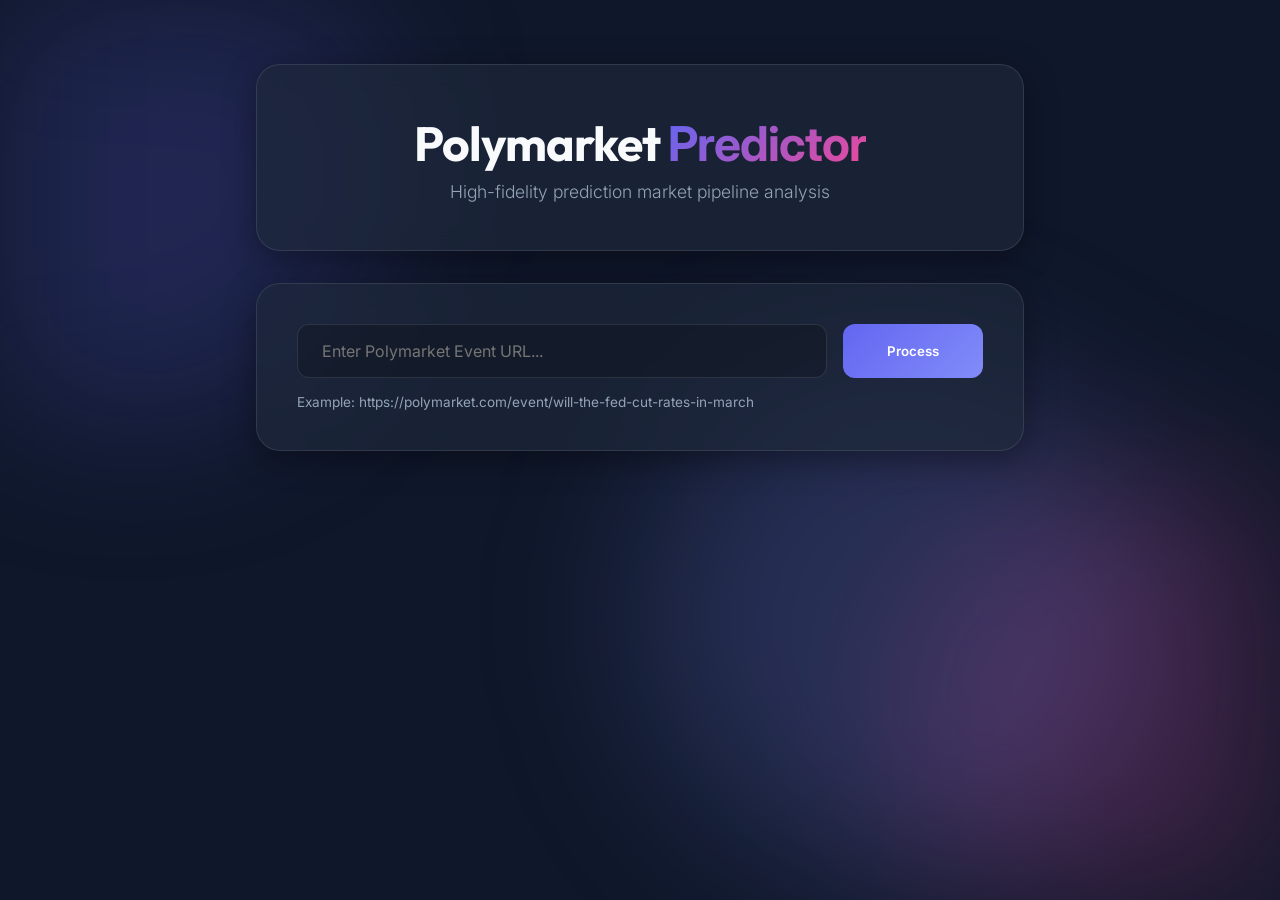
<file: frontend/index.html>
<!DOCTYPE html>
<html lang="en">
<head>
    <meta charset="UTF-8">
    <meta name="viewport" content="width=device-width, initial-scale=1.0">
    <title>Polymarket Prediction Bot</title>
    <link rel="preconnect" href="https://fonts.googleapis.com">
    <link rel="preconnect" href="https://fonts.gstatic.com" crossorigin>
    <link href="https://fonts.googleapis.com/css2?family=Inter:wght@300;400;500;600;700&family=Outfit:wght@400;500;600;700&display=swap" rel="stylesheet">
    <link rel="stylesheet" href="style.css">
</head>
<body>
    <div class="background-blobs">
        <div class="blob blob-1"></div>
        <div class="blob blob-2"></div>
        <div class="blob blob-3"></div>
    </div>

    <main class="container">
        <header class="glass header fade-in">
            <h1>Polymarket <span>Predictor</span></h1>
            <p>High-fidelity prediction market pipeline analysis</p>
        </header>

        <section class="glass input-section slide-up">
            <div class="input-group">
                <input type="text" id="market-url" placeholder="Enter Polymarket Event URL..." autocomplete="off">
                <button id="process-btn">
                    <span class="btn-text">Process</span>
                    <div class="loader-inner" style="display: none;"></div>
                </button>
            </div>
            <p class="input-hint">Example: https://polymarket.com/event/will-the-fed-cut-rates-in-march</p>
        </section>

        <section id="pipeline-status" class="pipeline-status" style="display: none;">
            <div class="glass timeline slide-up" style="animation-delay: 0.1s;">
                <div class="timeline-step" id="step-SCAN">
                    <div class="step-icon">1</div>
                    <div class="step-info">
                        <h3>Scan</h3>
                        <p>Fetching market data...</p>
                    </div>
                    <div class="step-status"></div>
                </div>
                <div class="timeline-step" id="step-RESEARCH">
                    <div class="step-icon">2</div>
                    <div class="step-info">
                        <h3>Research</h3>
                        <p>Gathering sentiment & news...</p>
                    </div>
                    <div class="step-status"></div>
                </div>
                <div class="timeline-step" id="step-PREDICT">
                    <div class="step-icon">3</div>
                    <div class="step-info">
                        <h3>Predict</h3>
                        <p>Running ML calibration...</p>
                    </div>
                    <div class="step-status"></div>
                </div>
            </div>
        </section>

        <section id="results" class="results" style="display: none;">
            <!-- Dynamic market cards will be injected here -->
        </section>
    </main>

    <script src="app.js"></script>
</body>
</html>
</file>
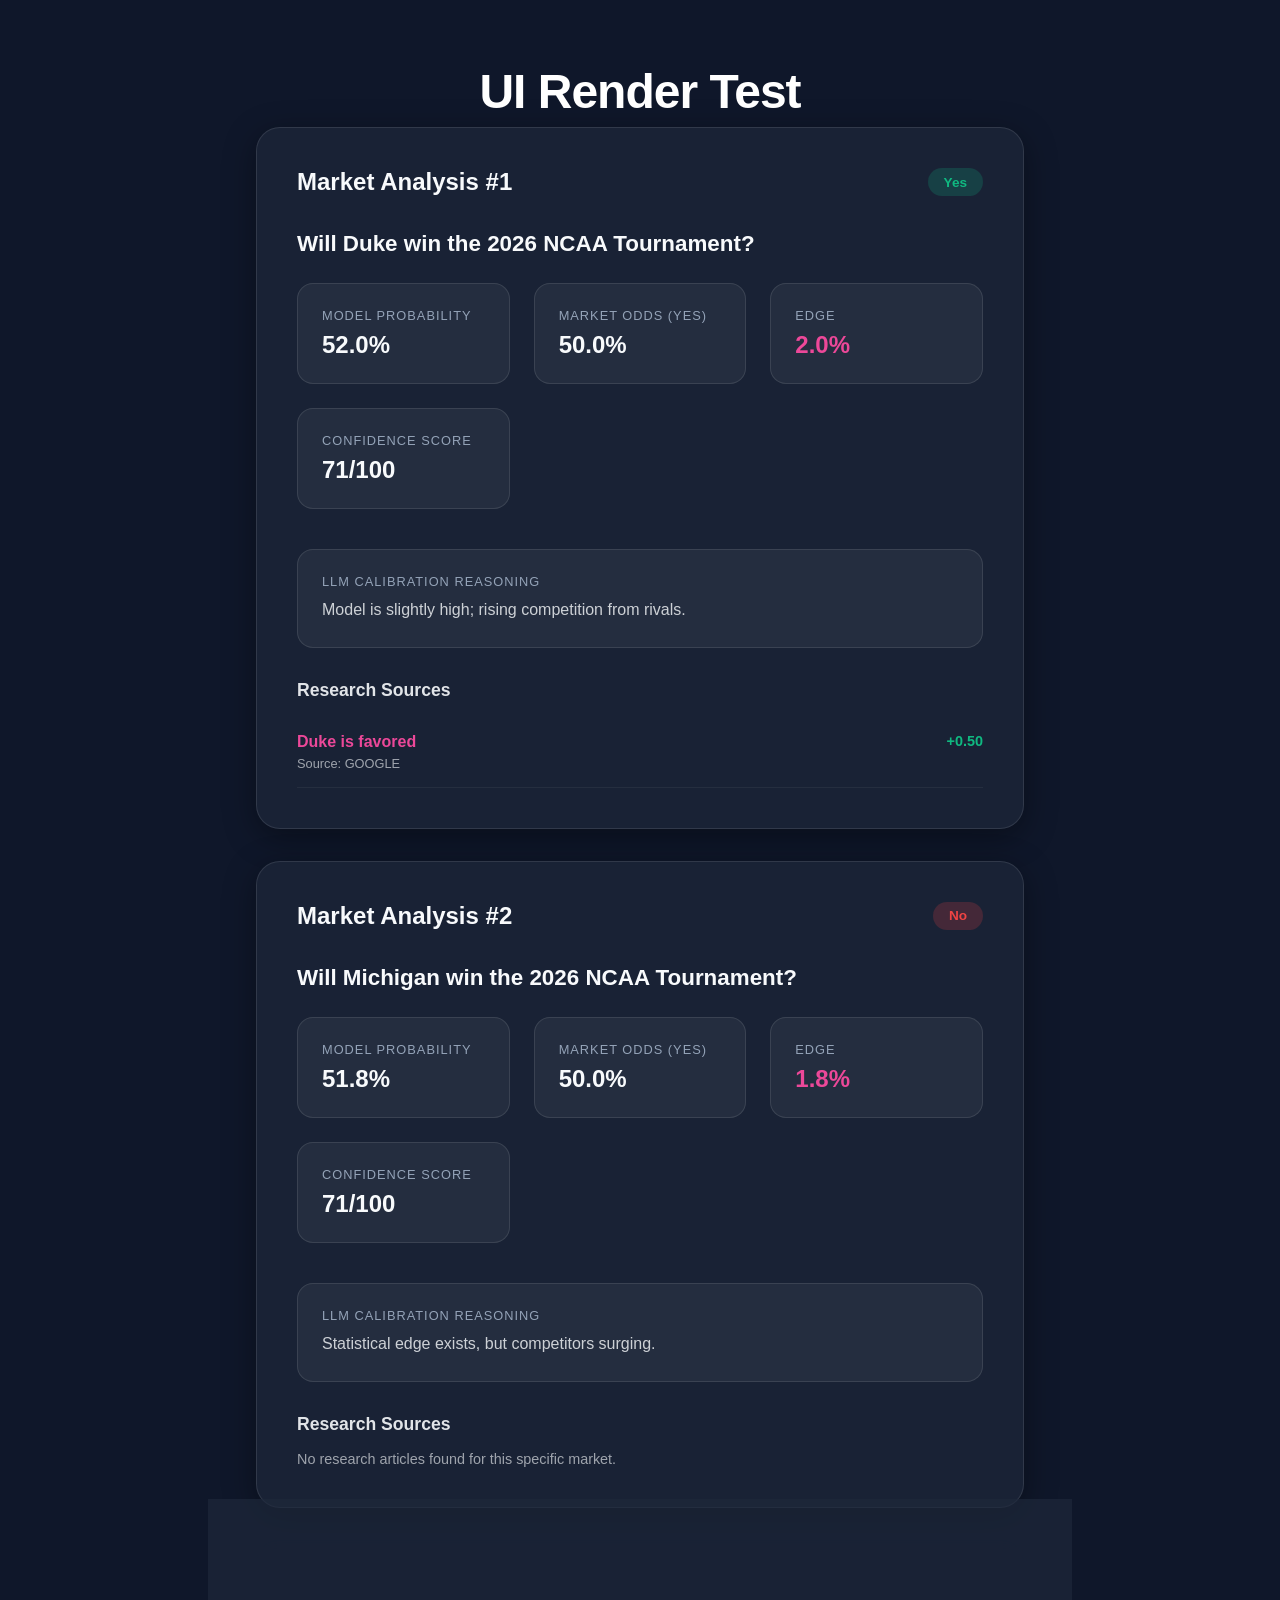
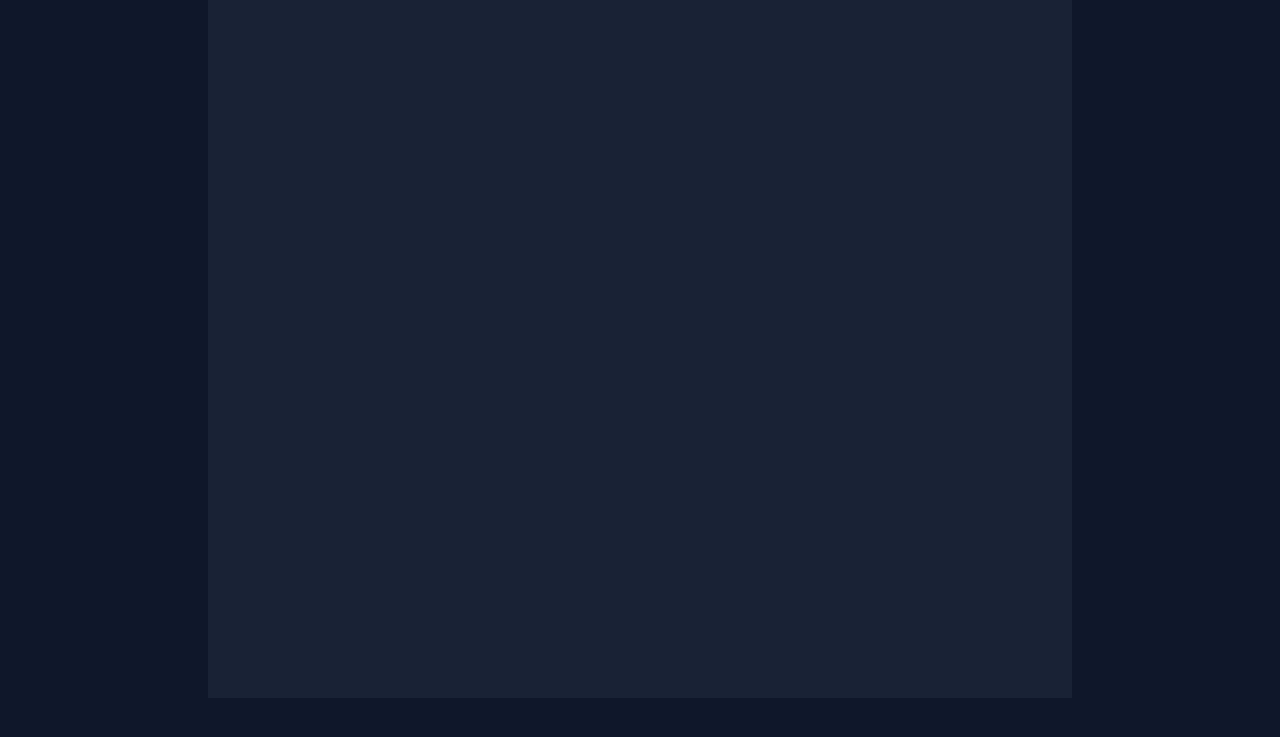
<file: frontend/test.html>
<!DOCTYPE html>
<html lang="en">
<head>
    <meta charset="UTF-8">
    <title>UI Render Test</title>
    <link rel="stylesheet" href="style.css">
</head>
<body>
    <main class="container">
        <h1 style="color: white; text-align: center;">UI Render Test</h1>
        <section id="results" class="results">
            <!-- Dynamic market cards will be injected here -->
        </section>
    </main>

    <script>
        // Mock data matching backend output format
        const mockData = {
            markets_scanned: 4,
            predictions: [
                {
                    market_id: "658944",
                    question: "Will Duke win the 2026 NCAA Tournament?",
                    p_model: 0.52,
                    p_market: 0.5,
                    edge: 0.02,
                    confidence: 0.712,
                    status: "Yes",
                    side: "YES",
                    reasoning: "Model is slightly high; rising competition from rivals."
                },
                {
                    market_id: "658931",
                    question: "Will Michigan win the 2026 NCAA Tournament?",
                    p_model: 0.518,
                    p_market: 0.5,
                    edge: 0.018,
                    confidence: 0.7108,
                    status: "No",
                    side: "NO",
                    reasoning: "Statistical edge exists, but competitors surging."
                },
                {
                    market_id: "658941",
                    question: "Will Arizona win the 2026 NCAA Tournament?",
                    p_model: 0.515,
                    p_market: 0.5,
                    edge: 0.015,
                    confidence: 0.45,
                    status: "Not enough confident",
                    side: "YES",
                    reasoning: "Low confidence in model output."
                }
            ],
            research: {
                "658944": [{ source: "google", narrative: "Duke is favored", sentiment: 0.5, url: "https://example.com" }],
                "658931": [],
                "658941": [{ source: "newsapi", narrative: "Arizona trending", sentiment: -0.2, url: "https://example.com/2" }]
            }
        };

        function renderResearchItems(researchData) {
            if (researchData.length === 0) {
                return '<p style="opacity: 0.6; font-size: 0.9rem;">No research articles found for this specific market.</p>';
            }
            return researchData.map(sig => {
                if (!sig.url) return '';
                const sentimentColor = sig.sentiment > 0.1 ? 'var(--success)' : sig.sentiment < -0.1 ? 'var(--error)' : 'white';
                return `
                    <div class="research-item" style="padding: 1rem 0; border-bottom: 1px solid rgba(255,255,255,0.05);">
                        <div style="display: flex; justify-content: space-between; align-items: flex-start;">
                            <div style="flex: 1;">
                                <h4 style="margin: 0; font-size: 1rem;">
                                    <a href="${sig.url}" target="_blank" style="text-decoration: none; color: var(--secondary); transition: opacity 0.2s;">
                                        ${sig.narrative}
                                    </a>
                                </h4>
                                <p style="margin: 0.3rem 0 0; font-size: 0.8rem; opacity: 0.6;">Source: ${sig.source.toUpperCase()}</p>
                            </div>
                            <div style="margin-left: 1rem; font-weight: 600; font-size: 0.9rem; color: ${sentimentColor}">
                                ${sig.sentiment > 0 ? '+' : ''}${sig.sentiment.toFixed(2)}
                            </div>
                        </div>
                    </div>
                `;
            }).join('');
        }

        const resultsSection = document.getElementById('results');
        resultsSection.style.display = 'block';
        resultsSection.innerHTML = '';

        mockData.predictions.forEach((pred, index) => {
            const card = document.createElement('div');
            card.className = 'glass results-card slide-up';
            card.style.animationDelay = `${0.2 + (index * 0.1)}s`;

            const statusClass = pred.status === 'Yes' ? 'status-yes' :
                              pred.status === 'No' ? 'status-no' : 'status-low';

            card.innerHTML = `
                <div class="results-header">
                    <h2>Market Analysis #${index + 1}</h2>
                    <span class="badge ${statusClass}">${pred.status}</span>
                </div>
                
                <div class="market-question">${pred.question}</div>

                <div class="results-grid">
                    <div class="result-item">
                        <div class="result-label">Model Probability</div>
                        <div class="result-value">${(pred.p_model * 100).toFixed(1)}%</div>
                    </div>
                    <div class="result-item">
                        <div class="result-label">Market Odds (Yes)</div>
                        <div class="result-value">${(pred.p_market * 100).toFixed(1)}%</div>
                    </div>
                    <div class="result-item">
                        <div class="result-label">Edge</div>
                        <div class="result-value" style="color: ${pred.edge > 0 ? 'var(--secondary)' : 'var(--error)'}">
                            ${(pred.edge * 100).toFixed(1)}%
                        </div>
                    </div>
                    <div class="result-item">
                        <div class="result-label">Confidence Score</div>
                        <div class="result-value">${(pred.confidence * 100).toFixed(0)}/100</div>
                    </div>
                    
                    ${pred.reasoning ? `
                    <div class="result-item" style="grid-column: 1 / -1; margin-top: 1rem;">
                        <div class="result-label">LLM Calibration Reasoning</div>
                        <div class="result-value" style="font-size: 1rem; font-weight: 400; margin-top: 0.5rem; opacity: 0.8; line-height: 1.6;">
                            ${pred.reasoning}
                        </div>
                    </div>` : ''}
                </div>

                <div class="research-section" style="margin-top: 2rem;">
                    <h3 style="margin-bottom: 1rem; font-size: 1.1rem; opacity: 0.9;">Research Sources</h3>
                    <div class="research-list">
                        ${renderResearchItems(mockData.research[pred.market_id] || [])}
                    </div>
                </div>
            `;
            resultsSection.appendChild(card);
        });

        console.log('Rendered', mockData.predictions.length, 'cards successfully');
    </script>
</body>
</html>
</file>
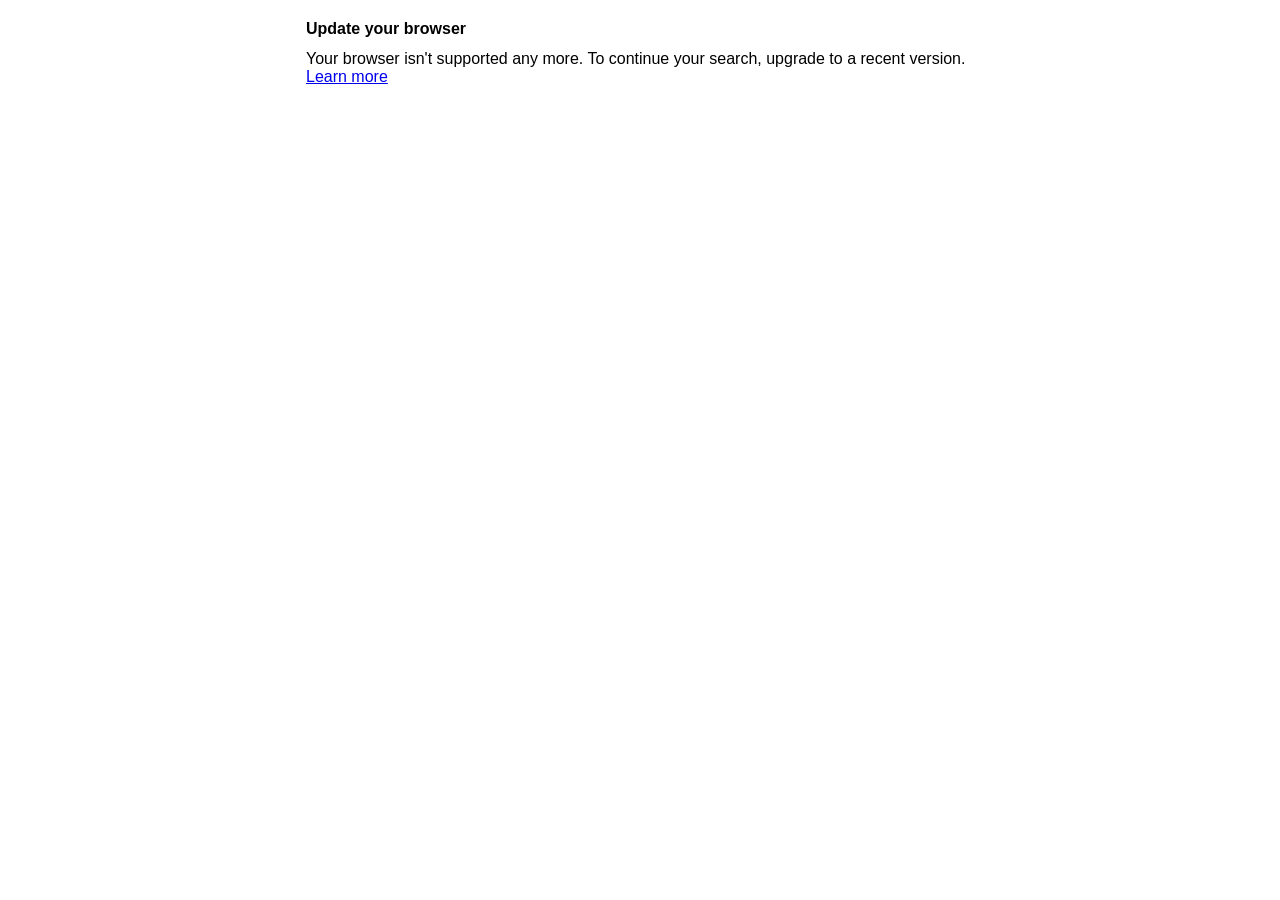
<file: scripts/google.html>
<!DOCTYPE html PUBLIC "-//WAPFORUM//DTD XHTML Mobile 1.0//EN" "http://www.wapforum.org/DTD/xhtml-mobile10.dtd"><html xmlns="http://www.w3.org/1999/xhtml" lang="en-VN"><head><meta content="application/xhtml+xml; charset=UTF-8" http-equiv="Content-Type"/><meta content="no-cache" name="Cache-Control"/><title>SpaceX launch Starship Mars 2026 - Google Search</title><style>a:hover{text-decoration:underline}a img{border:0}body{font-family:sans-serif;padding:8px;margin:0 auto;max-width:700px;min-width:240px;}.FbhRzb{border-left:thin solid #dadce0;border-right:thin solid #dadce0;border-top:thin solid #dadce0;height:40px;overflow:hidden}.n692Zd{margin-bottom:10px}.cvifge{height:40px;border-spacing:0}.QvGUP{height:40px;padding:0 8px 0 8px;vertical-align:top}.O4cRJf{height:40px;width:100%;padding:0;padding-right:16px}.O1ePr{height:40px;padding:0;vertical-align:top}.kgJEQe{height:36px;width:98px;vertical-align:top;margin-top:4px}.lXLRf{vertical-align:top}.MhzMZd{border:0;vertical-align:middle;font-size:14px;height:40px;padding:0;width:100%;padding-left:16px}.xB0fq{height:40px;border:none;font-size:14px;background-color:#1a73e8;color:#fff;padding:0 16px;margin:0;vertical-align:top;cursor:pointer}.xB0fq:focus{border:1px solid #1a73e8}.M7pB2{border:thin solid #dadce0;margin:0 0 3px 0;font-size:13px;font-weight:500;height:40px}.euZec{width:100%;height:40px;text-align:center;border-spacing:0}table.euZec td{padding:0;width:25%}.QIqI7{display:inline-block;padding-top:4px;font-weight:bold;color:#4285f4}.EY24We{border-bottom:2px solid #4285f4}.CsQyDc{display:inline-block;color:#70757a}.TuS8Ad{font-size:14px}.HddGcc{padding:8px;color:#70757a}.dzp8ae{font-weight:bold;color:#3c4043}.rEM8G{color:#70757a}.bookcf{table-layout:fixed;width:100%;border-spacing:0}.InWNIe{text-align:center}.uZgmoc{border:thin solid #dadce0;color:#70757a;font-size:14px;text-align:center;table-layout:fixed;width:100%}.frGj1b{display:block;padding:12px 0 12px 0;width:100%}.BnJWBc{text-align:center;padding:6px 0 13px 0;height:35px}</style></head><body><style>.vFJDZb{font-size:16px;padding:12px 16px 12px 16px}.fnNAt{font-weight:bold;margin-bottom:12px}</style><div class="vFJDZb"><div class="fnNAt">Update your browser</div><span>Your browser isn't supported any more. To continue your search, upgrade to a recent version.</span> <a href="https://support.google.com/websearch/answer/16515119"><span>Learn more</span></a></div><div>  </div></body></html>
</file>
<file: frontend/style.css>
:root {
    --primary: #6366f1;
    --primary-light: #818cf8;
    --secondary: #ec4899;
    --bg-dark: #0f172a;
    --card-bg: rgba(30, 41, 59, 0.7);
    --border: rgba(255, 255, 255, 0.1);
    --text: #f8fafc;
    --text-muted: #94a3b8;
    --success: #10b981;
    --warning: #f59e0b;
    --error: #ef4444;
}

* {
    margin: 0;
    padding: 0;
    box-sizing: border-box;
    font-family: 'Inter', sans-serif;
}

body {
    background-color: var(--bg-dark);
    color: var(--text);
    overflow-x: hidden;
    min-height: 100vh;
}

/* Background Blobs */
.background-blobs {
    position: fixed;
    top: 0;
    left: 0;
    width: 100%;
    height: 100%;
    z-index: -1;
    overflow: hidden;
    filter: blur(80px);
}

.blob {
    position: absolute;
    width: 40vw;
    height: 40vw;
    border-radius: 50%;
    opacity: 0.2;
}

.blob-1 {
    top: -10%;
    left: -10%;
    background: var(--primary);
    animation: move 20s infinite alternate;
}

.blob-2 {
    bottom: -10%;
    right: -10%;
    background: var(--secondary);
    animation: move 25s infinite alternate-reverse;
}

.blob-3 {
    top: 40%;
    left: 50%;
    background: var(--primary-light);
    animation: move 30s infinite alternate;
}

@keyframes move {
    from { transform: translate(0, 0); }
    to { transform: translate(100px, 100px); }
}

/* Layout */
.container {
    max-width: 800px;
    margin: 0 auto;
    padding: 4rem 1rem;
}

.glass {
    background: var(--card-bg);
    backdrop-filter: blur(12px);
    -webkit-backdrop-filter: blur(12px);
    border: 1px solid var(--border);
    border-radius: 24px;
    box-shadow: 0 8px 32px 0 rgba(0, 0, 0, 0.37);
}

/* Header */
.header {
    text-align: center;
    padding: 3rem;
    margin-bottom: 2rem;
}

h1 {
    font-family: 'Outfit', sans-serif;
    font-size: 3rem;
    font-weight: 700;
    margin-bottom: 0.5rem;
    letter-spacing: -1px;
}

h1 span {
    background: linear-gradient(135deg, var(--primary) 0%, var(--secondary) 100%);
    -webkit-background-clip: text;
    -webkit-text-fill-color: transparent;
}

.header p {
    color: var(--text-muted);
    font-size: 1.1rem;
    font-weight: 300;
}

/* Input Section */
.input-section {
    padding: 2.5rem;
    margin-bottom: 2rem;
}

.input-group {
    display: flex;
    gap: 1rem;
    margin-bottom: 1rem;
}

input[type="text"] {
    flex: 1;
    background: rgba(0, 0, 0, 0.2);
    border: 1px solid var(--border);
    border-radius: 12px;
    padding: 1rem 1.5rem;
    color: white;
    font-size: 1rem;
    transition: all 0.3s ease;
}

input[type="text"]:focus {
    outline: none;
    border-color: var(--primary);
    box-shadow: 0 0 0 2px rgba(99, 102, 241, 0.2);
}

button {
    background: linear-gradient(135deg, var(--primary) 0%, var(--primary-light) 100%);
    color: white;
    border: none;
    border-radius: 12px;
    padding: 0 2.5rem;
    font-weight: 600;
    cursor: pointer;
    transition: all 0.3s ease;
    display: flex;
    align-items: center;
    justify-content: center;
    min-width: 140px;
}

button:hover {
    transform: translateY(-2px);
    box-shadow: 0 4px 12px rgba(99, 102, 241, 0.4);
}

button:active {
    transform: translateY(0);
}

button:disabled {
    opacity: 0.6;
    cursor: not-allowed;
}

.input-hint {
    color: var(--text-muted);
    font-size: 0.85rem;
}

/* Timeline */
.timeline {
    padding: 2.5rem;
    display: flex;
    flex-direction: column;
    gap: 1.5rem;
    margin-bottom: 2rem;
}

.timeline-step {
    display: flex;
    align-items: center;
    gap: 1.5rem;
    opacity: 0.5;
    transition: all 0.4s ease;
}

.timeline-step.active {
    opacity: 1;
}

.timeline-step.completed .step-icon {
    background: var(--success);
    color: white;
}

.step-icon {
    width: 40px;
    height: 40px;
    border-radius: 50%;
    background: rgba(255, 255, 255, 0.1);
    display: flex;
    align-items: center;
    justify-content: center;
    font-weight: 700;
    font-family: 'Outfit', sans-serif;
    transition: all 0.3s ease;
}

.active .step-icon {
    background: var(--primary);
    box-shadow: 0 0 15px var(--primary);
    animation: pulse 2s infinite;
}

.step-info h3 {
    font-size: 1.1rem;
    margin-bottom: 0.2rem;
}

.step-info p {
    font-size: 0.9rem;
    color: var(--text-muted);
}

.step-status {
    margin-left: auto;
    font-size: 0.9rem;
    font-weight: 500;
}

@keyframes pulse {
    0% { box-shadow: 0 0 0 0 rgba(99, 102, 241, 0.4); }
    70% { box-shadow: 0 0 0 10px rgba(99, 102, 241, 0); }
    100% { box-shadow: 0 0 0 0 rgba(99, 102, 241, 0); }
}

/* Results Card */
.results-card {
    padding: 2.5rem;
    margin-bottom: 2rem;
}

.market-question {
    font-size: 1.4rem;
    font-weight: 600;
    margin-bottom: 1.5rem;
    color: var(--text);
    line-height: 1.4;
}

.results-header {
    display: flex;
    align-items: center;
    justify-content: space-between;
    margin-bottom: 2rem;
}

.badge {
    padding: 0.4rem 1rem;
    border-radius: 99px;
    font-size: 0.85rem;
    font-weight: 600;
}

.badge-complete {
    background: rgba(16, 185, 129, 0.2);
    color: var(--success);
}

.status-yes {
    background: rgba(16, 185, 129, 0.2) !important;
    color: var(--success) !important;
}

.status-no {
    background: rgba(239, 68, 68, 0.2) !important;
    color: var(--error) !important;
}

.status-low {
    background: rgba(148, 163, 184, 0.2) !important;
    color: var(--text-muted) !important;
}

.results-grid {
    display: grid;
    grid-template-columns: repeat(auto-fit, minmax(200px, 1fr));
    gap: 1.5rem;
}

.result-item {
    background: rgba(255, 255, 255, 0.05);
    padding: 1.5rem;
    border-radius: 16px;
    border: 1px solid var(--border);
}

.result-label {
    font-size: 0.8rem;
    color: var(--text-muted);
    text-transform: uppercase;
    letter-spacing: 1px;
    margin-bottom: 0.5rem;
}

.result-value {
    font-size: 1.5rem;
    font-weight: 700;
    font-family: 'Outfit', sans-serif;
}

/* Animations */
.fade-in {
    animation: fadeIn 0.8s ease-out;
}

.slide-up {
    animation: slideUp 0.8s ease-out both;
}

@keyframes fadeIn {
    from { opacity: 0; }
    to { opacity: 1; }
}

@keyframes slideUp {
    from { opacity: 0; transform: translateY(30px); }
    to { opacity: 1; transform: translateY(0); }
}

/* Loader */
.loader-inner {
    border: 2px solid #f3f3f3;
    border-top: 2px solid var(--primary-light);
    border-radius: 50%;
    width: 20px;
    height: 20px;
    animation: spin 1s linear infinite;
}

@keyframes spin {
    0% { transform: rotate(0deg); }
    100% { transform: rotate(360deg); }
}
/* Research List Styles */
.research-list {
    display: flex;
    flex-direction: column;
}

.research-item {
    transition: background 0.3s ease;
}

.research-item:hover {
    background: rgba(255, 255, 255, 0.08) !important;
}

.research-item a:hover {
    opacity: 0.8;
}
</file>
